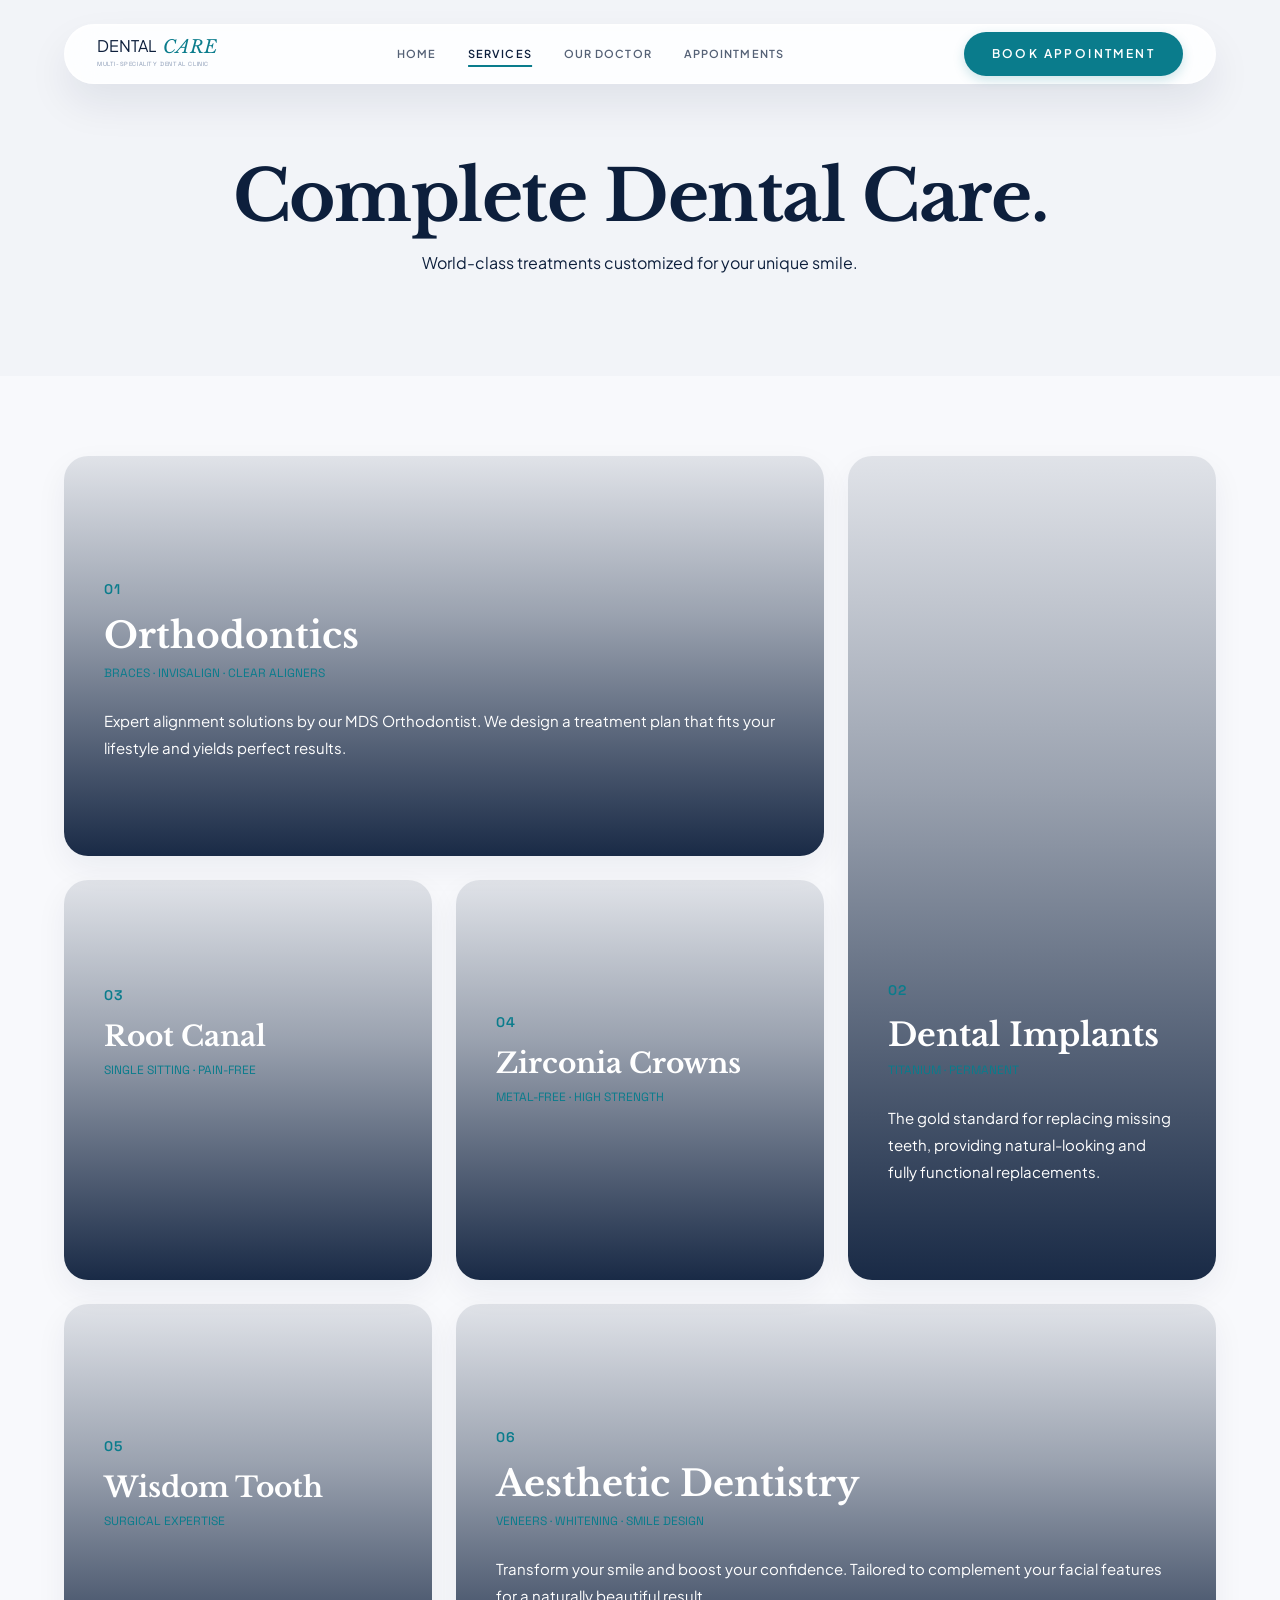
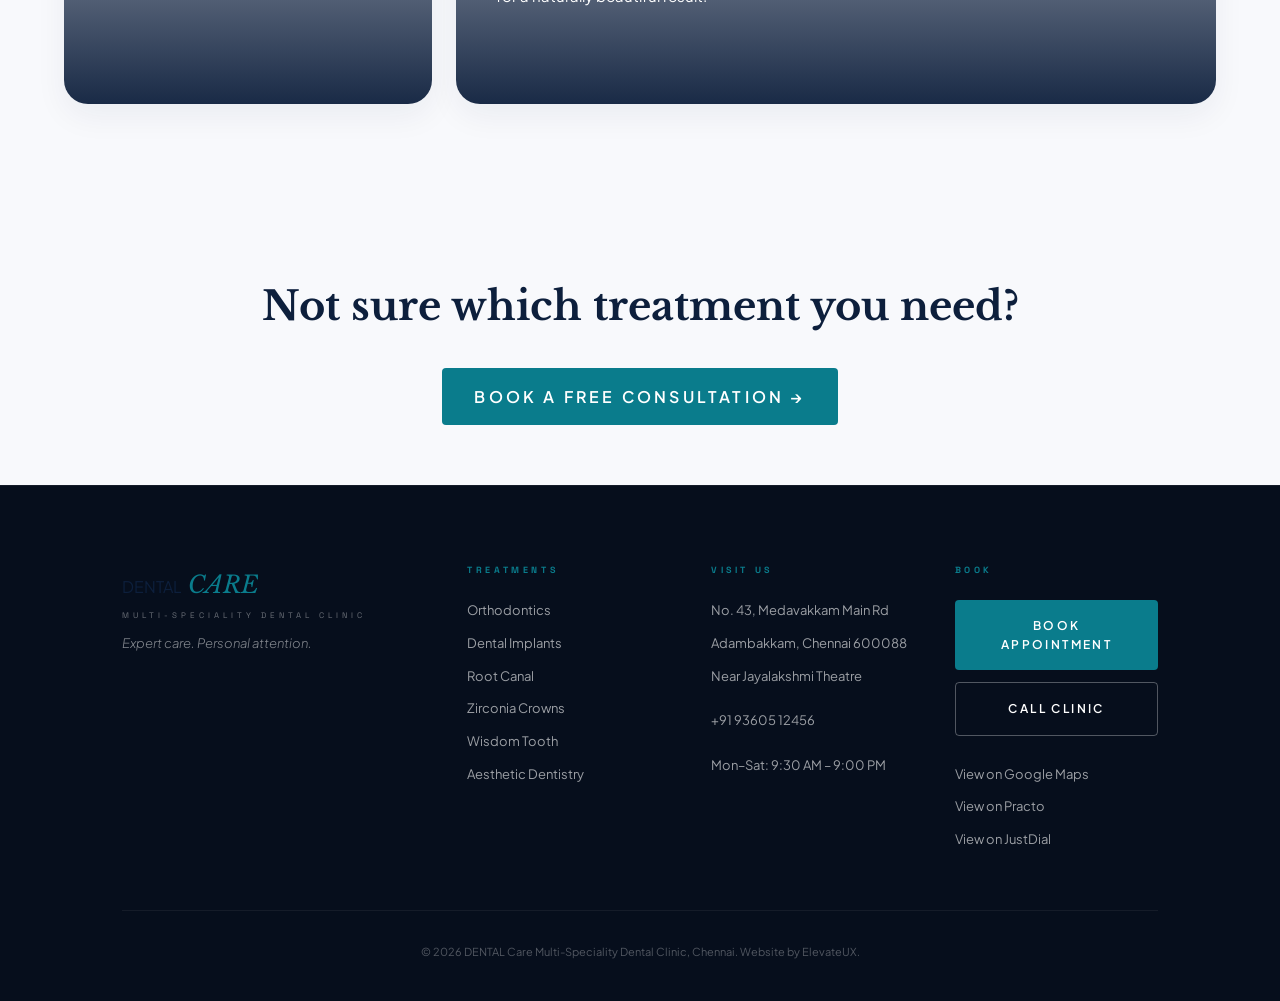
<file: services.html>
<!DOCTYPE html>
<html lang="en">
<head>
    <meta charset="UTF-8">
    <meta name="viewport" content="width=device-width, initial-scale=1.0">
    <title>Treatments | DENTAL Care Multi-Speciality Clinic</title>
    <meta name="description" content="Complete dental care under one roof. Orthodontics, implants, root canals, zirconia crowns, and aesthetic dentistry in Adambakkam.">
    <link rel="stylesheet" href="css/style.css?v=15">
</head>
<body>

    <!-- NAVIGATION -->
    <nav class="navbar">
        <a href="index.html" class="nav-brand">
            <div class="nav-brand-title">
                <span class="nav-brand-DENTAL">DENTAL</span>
                <span class="nav-brand-care">CARE</span>
            </div>
            <span class="nav-brand-sub">MULTI-SPECIALITY DENTAL CLINIC</span>
        </a>
        <div class="nav-links">
            <a href="index.html">Home</a>
            <a href="services.html" class="active">Services</a>
            <a href="doctor.html">Our Doctor</a>
            <a href="appointments.html">Appointments</a>
        </div>
        <div class="nav-right">

            <a href="appointments.html" class="btn btn-primary btn-sm">Book Appointment</a>
        </div>
        <div class="hamburger">
            <span></span><span></span><span></span>
        </div>
    </nav>

    <!-- MOBILE MENU -->
    <div class="mobile-menu-overlay">
        <a href="index.html">Home</a>
        <a href="services.html">Services</a>
        <a href="doctor.html">Our Doctor</a>
        <a href="appointments.html">Appointments</a>

    </div>

    <!-- SERVICES HERO -->
    <section class="service-hero">
        <div class="container">
            <h1 class="hero-title fade-in-up">Complete Dental Care.</h1>
            <p class="hero-subline fade-in-up delay-100" style="margin: 16px auto 0;">World-class treatments customized for your unique smile.</p>
        </div>
    </section>

    <!-- SERVICES BENTO GRID -->
    <section class="services-bento-section">
        <div class="container">
            <div class="bento-grid">
                
                <!-- CARD 1 (Large Horizontal) -->
                <div class="bento-card bento-large fade-in-up" style="background-image: url('https://images.unsplash.com/photo-1606811841689-23dfddce3e95?ixlib=rb-4.0.3&auto=format&fit=crop&w=1000&q=80');">
                    <div class="bento-overlay">
                        <div class="bento-content">
                            <div class="service-num">01</div>
                            <h2 class="font-display text-white" style="font-size: 36px; margin-bottom: 8px;">Orthodontics</h2>
                            <div class="service-tech" style="color: var(--teal);">BRACES · INVISALIGN · CLEAR ALIGNERS</div>
                            <p class="service-desc text-white" style="margin-bottom: 16px;">Expert alignment solutions by our MDS Orthodontist. We design a treatment plan that fits your lifestyle and yields perfect results.</p>
                            <div class="bento-hidden">
                                <div class="service-price" style="color: var(--white); font-family: var(--font-mono); margin-bottom: 16px;">From ₹25,000</div>
                                <a href="appointments.html" class="btn btn-primary btn-sm" style="background: var(--teal); border:none;">Book Consultation →</a>
                            </div>
                        </div>
                    </div>
                </div>

                <!-- CARD 2 (Vertical Tall) -->
                <div class="bento-card bento-tall fade-in-up delay-100" style="background-image: url('https://images.unsplash.com/photo-1598256989800-fea5ce5146f2?ixlib=rb-4.0.3&auto=format&fit=crop&w=800&q=80');">
                    <div class="bento-overlay">
                        <div class="bento-content">
                            <div class="service-num">02</div>
                            <h2 class="font-display text-white" style="font-size: 32px; margin-bottom: 8px;">Dental Implants</h2>
                            <div class="service-tech" style="color: var(--teal);">TITANIUM · PERMANENT</div>
                            <p class="service-desc text-white" style="margin-bottom: 16px;">The gold standard for replacing missing teeth, providing natural-looking and fully functional replacements.</p>
                            <div class="bento-hidden">
                                <div class="service-price" style="color: var(--white); font-family: var(--font-mono); margin-bottom: 16px;">From ₹20,000</div>
                                <a href="appointments.html" class="btn btn-primary btn-sm" style="background: var(--teal); border:none;">Book Consultation →</a>
                            </div>
                        </div>
                    </div>
                </div>

                <!-- CARD 3 (Standard Square) -->
                <div class="bento-card bento-square fade-in-up delay-200" style="background-image: url('https://images.unsplash.com/photo-1609840114035-3c981b782dfe?ixlib=rb-4.0.3&auto=format&fit=crop&w=800&q=80');">
                    <div class="bento-overlay">
                        <div class="bento-content">
                            <div class="service-num">03</div>
                            <h2 class="font-display text-white" style="font-size: 28px; margin-bottom: 8px;">Root Canal</h2>
                            <div class="service-tech" style="color: var(--teal);">SINGLE SITTING · PAIN-FREE</div>
                            <div class="bento-hidden">
                                <p class="service-desc text-white" style="margin-bottom: 16px; margin-top: 12px;">Save your natural tooth with our advanced endodontic treatment using rotary instruments.</p>
                                <div class="service-price" style="color: var(--white); font-family: var(--font-mono); margin-bottom: 16px;">From ₹3,500</div>
                                <a href="appointments.html" class="btn btn-primary btn-sm" style="background: var(--teal); border:none;">Book Consultation →</a>
                            </div>
                        </div>
                    </div>
                </div>

                <!-- CARD 4 (Standard Square) -->
                <div class="bento-card bento-square fade-in-up" style="background-image: url('https://images.unsplash.com/photo-1588776814546-1ffcf47267a5?ixlib=rb-4.0.3&auto=format&fit=crop&w=800&q=80');">
                    <div class="bento-overlay">
                        <div class="bento-content">
                            <div class="service-num">04</div>
                            <h2 class="font-display text-white" style="font-size: 28px; margin-bottom: 8px;">Zirconia Crowns</h2>
                            <div class="service-tech" style="color: var(--teal);">METAL-FREE · HIGH STRENGTH</div>
                            <div class="bento-hidden">
                                <p class="service-desc text-white" style="margin-bottom: 16px; margin-top: 12px;">Restore damaged teeth or bridge gaps with premium zirconia for a natural look.</p>
                                <div class="service-price" style="color: var(--white); font-family: var(--font-mono); margin-bottom: 16px;">From ₹6,500</div>
                                <a href="appointments.html" class="btn btn-primary btn-sm" style="background: var(--teal); border:none;">Book Consultation →</a>
                            </div>
                        </div>
                    </div>
                </div>

                <!-- CARD 5 (Standard Square) -->
                <div class="bento-card bento-square fade-in-up" style="background-image: url('https://images.unsplash.com/photo-1598256989800-fea5ce5146f2?ixlib=rb-4.0.3&auto=format&fit=crop&w=800&q=80');">
                    <div class="bento-overlay">
                        <div class="bento-content">
                            <div class="service-num">05</div>
                            <h2 class="font-display text-white" style="font-size: 28px; margin-bottom: 8px;">Wisdom Tooth</h2>
                            <div class="service-tech" style="color: var(--teal);">SURGICAL EXPERTISE</div>
                            <div class="bento-hidden">
                                <p class="service-desc text-white" style="margin-bottom: 16px; margin-top: 12px;">Safe and expert removal of impacted or problematic wisdom teeth.</p>
                                <div class="service-price" style="color: var(--white); font-family: var(--font-mono); margin-bottom: 16px;">From ₹2,500</div>
                                <a href="appointments.html" class="btn btn-primary btn-sm" style="background: var(--teal); border:none;">Book Consultation →</a>
                            </div>
                        </div>
                    </div>
                </div>

                <!-- CARD 6 (Large Horizontal) -->
                <div class="bento-card bento-large fade-in-up delay-100" style="background-image: url('https://images.unsplash.com/photo-1629909613654-28e377c37b09?ixlib=rb-4.0.3&auto=format&fit=crop&w=1000&q=80');">
                    <div class="bento-overlay">
                        <div class="bento-content">
                            <div class="service-num">06</div>
                            <h2 class="font-display text-white" style="font-size: 36px; margin-bottom: 8px;">Aesthetic Dentistry</h2>
                            <div class="service-tech" style="color: var(--teal);">VENEERS · WHITENING · SMILE DESIGN</div>
                            <p class="service-desc text-white" style="margin-bottom: 16px;">Transform your smile and boost your confidence. Tailored to complement your facial features for a naturally beautiful result.</p>
                            <div class="bento-hidden">
                                <div class="service-price" style="color: var(--white); font-family: var(--font-mono); margin-bottom: 16px;">Consultation</div>
                                <a href="appointments.html" class="btn btn-primary btn-sm" style="background: var(--teal); border:none;">Book Consultation →</a>
                            </div>
                        </div>
                    </div>
                </div>
                
            </div>
        </div>
    </section>

    <!-- BOTTOM CTA -->
    <section class="bottom-cta cta-transparent">
        <div class="container fade-in-up">
            <h3 class="font-display italic cta-large-text">Not sure which treatment you need?</h3>
            <a href="appointments.html" class="btn btn-primary cta-btn">Book a free consultation →</a>
        </div>
    </section>

    <!-- FOOTER -->
    <footer>
        <div class="container">
            <div class="footer-grid">
                <div class="footer-brand fade-in-up">
                    <div style="display: flex; gap: 6px; align-items: baseline;">
                        <span class="footer-DENTAL">DENTAL</span>
                        <span class="footer-care">CARE</span>
                    </div>
                    <span class="footer-sub">MULTI-SPECIALITY DENTAL CLINIC</span>
                    <div class="footer-tagline">Expert care. Personal attention.</div>
                </div>
                
                <div class="footer-col fade-in-up delay-100">
                    <h4>TREATMENTS</h4>
                    <div class="footer-links">
                        <a href="services.html">Orthodontics</a>
                        <a href="services.html">Dental Implants</a>
                        <a href="services.html">Root Canal</a>
                        <a href="services.html">Zirconia Crowns</a>
                        <a href="services.html">Wisdom Tooth</a>
                        <a href="services.html">Aesthetic Dentistry</a>
                    </div>
                </div>
                
                <div class="footer-col fade-in-up delay-200">
                    <h4>VISIT US</h4>
                    <div class="footer-links">
                        <p>No. 43, Medavakkam Main Rd</p>
                        <p>Adambakkam, Chennai 600088</p>
                        <p>Near Jayalakshmi Theatre</p>
                        <a href="tel:+919360512456" style="margin-top: 12px; display: block;">+91 93605 12456</a>
                        <p style="margin-top: 12px;">Mon–Sat: 9:30 AM – 9:00 PM</p>
                    </div>
                </div>
                
                <div class="footer-col fade-in-up delay-300">
                    <h4>BOOK</h4>
                    <a href="appointments.html" class="btn btn-primary">Book Appointment</a>
                    <a href="tel:+919360512456" class="btn btn-white-outline">Call Clinic</a>
                    <div class="footer-links" style="margin-top: 16px;">
                        <a href="#">View on Google Maps</a>
                        <a href="#">View on Practo</a>
                        <a href="#">View on JustDial</a>
                    </div>
                </div>
            </div>
            
            <div class="footer-bottom fade-in-up delay-400">
                <p>© 2026 DENTAL Care Multi-Speciality Dental Clinic, Chennai. Website by ElevateUX.</p>
            </div>
        </div>
    </footer>

    <script src="js/main.js"></script>
</body>
</html>
</file>
<file: css/style.css>
@import url('https://fonts.googleapis.com/css2?family=Libre+Baskerville:ital,wght@0,400;0,700;1,400&family=Plus+Jakarta+Sans:wght@300;400;500;600;700&family=Space+Grotesk:wght@300;400;500;600&display=swap');

:root {
  /* PRIMARY */
  --white: #ffffff;
  --off-white: #f8f9fc;
  --surface: #f2f4f8;
  --surface-warm: #f5f3f0;

  /* DEEP NAVY */
  --navy: #0d1f3c;
  --navy-mid: #1a3358;
  --navy-light: #2a4a7a;

  /* ACCENT */
  --teal: #0a7c8c;
  --teal-bright: #0d9aad;
  --teal-light: #e0f4f7;
  --teal-glow: rgba(10, 124, 140, 0.12);

  /* WARM ACCENTS */
  --gold: #b8943a;
  --gold-light: #f0e4c0;

  /* TEXT */
  --text-primary: #0d1f3c;
  --text-secondary: #4a5568;
  --text-muted: #8a9ab5;

  /* FUNCTIONAL */
  --border: rgba(13, 31, 60, 0.08);
  --border-teal: rgba(10, 124, 140, 0.2);
  --shadow: 0 4px 24px rgba(13, 31, 60, 0.08);

  /* TYPOGRAPHY */
  --font-display: 'Libre Baskerville', serif;
  --font-body: 'Plus Jakarta Sans', sans-serif;
  --font-mono: 'Space Grotesk', sans-serif;
}

/* 2. Reset + box-sizing */
*,
*::before,
*::after {
  box-sizing: border-box;
  margin: 0;
  padding: 0;
}

html {
  scroll-behavior: smooth;
}

/* 3. Base */
body {
  font-family: var(--font-body);
  color: var(--text-primary);
  background-color: var(--off-white);
  line-height: 1.6;
  -webkit-font-smoothing: antialiased;
  -moz-osx-font-smoothing: grayscale;
  overflow-x: hidden;
}

img {
  max-width: 100%;
  height: auto;
  border-radius: 0;
  display: block;
}

a {
  text-decoration: none;
  color: inherit;
}

ul {
  list-style: none;
}

::selection {
  background-color: var(--teal);
  color: var(--white);
}

/* Scrollbar */
::-webkit-scrollbar {
  width: 4px;
}

::-webkit-scrollbar-track {
  background: var(--surface);
}

::-webkit-scrollbar-thumb {
  background: var(--teal);
}

/* 4. Typography utilities */
h1,
h2,
h3,
h4,
h5,
h6 {
  font-family: var(--font-display);
  color: var(--navy);
  font-weight: 700;
  line-height: 1.1;
}

.text-muted {
  color: var(--text-muted);
}

.text-secondary {
  color: var(--text-secondary);
}

.text-teal {
  color: var(--teal);
}

.text-navy {
  color: var(--navy);
}

.text-white {
  color: var(--white);
}

.font-mono {
  font-family: var(--font-mono);
}

.font-display {
  font-family: var(--font-display);
}

.font-body {
  font-family: var(--font-body);
}

/* 5. Navigation */
.navbar {
  position: fixed;
  top: 0;
  left: 0;
  width: 100%;
  height: 72px;
  background: rgba(255, 255, 255, 0.92);
  backdrop-filter: blur(16px);
  -webkit-backdrop-filter: blur(16px);
  border-bottom: 1px solid var(--border);
  z-index: 1000;
  display: flex;
  align-items: center;
  justify-content: space-between;
  padding: 0 5%;
  transition: all 0.5s cubic-bezier(0.16, 1, 0.3, 1);
}

.navbar.scrolled {
  background: rgba(255, 255, 255, 0.98);
  box-shadow: 0 2px 20px rgba(13, 31, 60, 0.06);
}

.nav-brand {
  display: flex;
  flex-direction: column;
}

.nav-brand-title {
  display: flex;
  gap: 6px;
  line-height: 1;
}

.nav-brand-dental {
  font-family: var(--font-display);
  font-weight: 700;
  font-size: 22px;
  color: var(--navy);
  letter-spacing: 0.05em;
}

.nav-brand-care {
  font-family: var(--font-display);
  font-weight: 400;
  font-style: italic;
  font-size: 22px;
  color: var(--teal);
}

.nav-brand-sub {
  font-family: var(--font-mono);
  font-weight: 400;
  font-size: 8px;
  color: var(--text-muted);
  letter-spacing: 0.5em;
  margin-top: 4px;
}

.nav-links {
  display: flex;
  gap: 32px;
}

.nav-links a {
  font-family: var(--font-body);
  font-weight: 500;
  font-size: 12px;
  letter-spacing: 0.15em;
  text-transform: uppercase;
  color: var(--text-secondary);
  position: relative;
  transition: color 0.3s cubic-bezier(0.16, 1, 0.3, 1);
  padding: 8px 0;
}

.nav-links a::after {
  content: '';
  position: absolute;
  bottom: 4px;
  left: 50%;
  transform: translateX(-50%);
  width: 0;
  height: 2px;
  background-color: var(--teal);
  transition: width 0.3s cubic-bezier(0.16, 1, 0.3, 1);
}

.nav-links a:hover,
.nav-links a.active {
  color: var(--navy);
}

.nav-links a:hover::after,
.nav-links a.active::after {
  width: 100%;
}

.nav-right {
  display: flex;
  align-items: center;
  gap: 24px;
}

.nav-phone {
  display: flex;
  align-items: center;
  gap: 8px;
  font-family: var(--font-mono);
  font-weight: 500;
  font-size: 13px;
  color: var(--navy);
}

.nav-phone svg {
  width: 14px;
  height: 14px;
  fill: var(--navy);
}

.hamburger {
  display: none;
  cursor: pointer;
  width: 24px;
  height: 18px;
  flex-direction: column;
  justify-content: space-between;
}

.hamburger span {
  display: block;
  width: 100%;
  height: 2px;
  background-color: var(--navy);
  transition: all 0.3s ease;
}

/* Mobile Menu */
.mobile-menu-overlay {
  position: fixed;
  top: 0;
  left: 0;
  width: 100%;
  height: 100vh;
  background-color: var(--white);
  z-index: 999;
  display: flex;
  flex-direction: column;
  justify-content: center;
  align-items: center;
  transform: translateY(-100%);
  transition: transform 0.5s cubic-bezier(0.16, 1, 0.3, 1);
  gap: 32px;
}

.mobile-menu-overlay.active {
  transform: translateY(0);
}

.mobile-menu-overlay a {
  font-family: var(--font-display);
  font-size: 36px;
  color: var(--navy);
}

/* 6. Buttons */
.btn {
  display: inline-flex;
  align-items: center;
  justify-content: center;
  font-family: var(--font-body);
  font-weight: 600;
  font-size: 12px;
  text-transform: uppercase;
  letter-spacing: 0.2em;
  padding: 16px 36px;
  border-radius: 4px;
  cursor: pointer;
  transition: all 0.3s cubic-bezier(0.16, 1, 0.3, 1);
  border: none;
  text-align: center;
}

.btn-primary {
  background-color: var(--teal);
  color: var(--white);
}

.btn-primary:hover {
  background-color: var(--teal-bright);
  transform: translateY(-2px);
  box-shadow: 0 4px 12px var(--teal-glow);
}

.btn-outline {
  background-color: transparent;
  color: var(--teal);
  border: 1px solid var(--border-teal);
}

.btn-outline:hover {
  background-color: var(--teal-light);
  border-color: var(--teal);
}

.btn-sm {
  font-size: 11px;
  padding: 10px 24px;
}

.btn-white-outline {
  background-color: transparent;
  color: var(--white);
  border: 1px solid rgba(255, 255, 255, 0.3);
}

.btn-white-outline:hover {
  background-color: rgba(255, 255, 255, 0.1);
  border-color: var(--white);
}

/* 7. Section layouts */
section {
  position: relative;
}

.container {
  width: 100%;
  padding: 0 5%;
}

.grid-texture {
  background-image:
    linear-gradient(rgba(10, 124, 140, 0.04) 1px, transparent 1px),
    linear-gradient(90deg, rgba(10, 124, 140, 0.04) 1px, transparent 1px);
  background-size: 32px 32px;
}

/* Grid splits */
.split-layout {
  display: flex;
  flex-wrap: wrap;
}

.split-left {
  width: 58%;
}

.split-right {
  width: 42%;
}

/* Divider */
.teal-divider {
  width: 0;
  height: 2px;
  background-color: var(--teal);
  margin: 24px 0;
  transition: width 0.6s ease;
}

.teal-divider.draw {
  width: 80px;
}

/* 8. Animations */
.clip-up {
  overflow: hidden;
  display: inline-block;
  vertical-align: top;
}

.clip-up span {
  display: inline-block;
  transform: translateY(110%);
  transition: transform 0.75s cubic-bezier(0.16, 1, 0.3, 1);
}

.clip-up.revealed span {
  transform: translateY(0);
}

.fade-in-up {
  opacity: 0;
  transform: translateY(20px);
  transition: all 0.8s cubic-bezier(0.16, 1, 0.3, 1);
}

.fade-in-up.revealed {
  opacity: 1;
  transform: translateY(0);
}

.delay-100 {
  transition-delay: 0.1s;
}

.delay-200 {
  transition-delay: 0.2s;
}

.delay-300 {
  transition-delay: 0.3s;
}

.delay-400 {
  transition-delay: 0.4s;
}

.delay-500 {
  transition-delay: 0.5s;
}

/* 9. Marquee */
.marquee-wrapper {
  background: var(--navy);
  padding: 40px 5%;
  overflow: hidden;
  display: flex;
  flex-direction: column;
  gap: 16px;
}

.marquee-row {
  display: flex;
  white-space: nowrap;
}

.marquee-content {
  font-family: var(--font-mono);
  font-size: 10px;
  letter-spacing: 0.4em;
  color: var(--white);
  opacity: 0.6;
  text-transform: uppercase;
  flex-shrink: 0;
  display: flex;
  gap: 32px;
}

.marquee-row.right .marquee-content {
  animation: scroll-right 25s linear infinite;
}

.marquee-row.left .marquee-content {
  animation: scroll-left 20s linear infinite;
}

.marquee-wrapper:hover .marquee-content {
  animation-play-state: paused;
}

@keyframes scroll-right {
  from {
    transform: translateX(0);
  }

  to {
    transform: translateX(-50%);
  }
}

@keyframes scroll-left {
  from {
    transform: translateX(-50%);
  }

  to {
    transform: translateX(0);
  }
}

/* 10. Horizontal accordion */
.horizontal-accordion {
  display: flex;
  height: 420px;
  gap: 4px;
}

.accordion-panel {
  flex: 1;
  background-color: var(--navy);
  position: relative;
  overflow: hidden;
  transition: flex 0.7s cubic-bezier(0.16, 1, 0.3, 1);
  cursor: pointer;
  border-left: 0px solid var(--teal);
}

.accordion-panel.expanded {
  flex: 4.8;
  border-left: 3px solid var(--teal);
}

.accordion-panel:hover {
  flex: 4.8;
  border-left: 3px solid var(--teal);
}

.accordion-panel img {
  position: absolute;
  top: 0;
  left: 0;
  width: 100%;
  height: 100%;
  object-fit: cover;
  opacity: 0.4;
  transition: opacity 0.5s ease;
}

.accordion-panel.expanded img,
.accordion-panel:hover img {
  opacity: 0.3;
}

.panel-default {
  position: absolute;
  top: 50%;
  left: 50%;
  transform: translate(-50%, -50%);
  transition: opacity 0.3s ease;
}

.panel-default span {
  font-family: var(--font-mono);
  font-weight: 500;
  font-size: 14px;
  color: rgba(255, 255, 255, 0.6);
  writing-mode: vertical-rl;
  text-orientation: mixed;
  letter-spacing: 0.1em;
}

.accordion-panel.expanded .panel-default,
.accordion-panel:hover .panel-default {
  opacity: 0;
}

.panel-content {
  position: absolute;
  bottom: 0;
  left: 0;
  width: 100%;
  padding: 32px;
  transform: translateY(100%);
  transition: transform 0.5s cubic-bezier(0.16, 1, 0.3, 1);
  background: linear-gradient(to top, var(--navy) 0%, transparent 100%);
}

.accordion-panel.expanded .panel-content,
.accordion-panel:hover .panel-content {
  transform: translateY(0);
}

.panel-label {
  font-family: var(--font-mono);
  font-size: 10px;
  color: var(--teal);
  letter-spacing: 0.4em;
  text-transform: uppercase;
  margin-bottom: 8px;
  display: block;
}

.panel-title {
  font-family: var(--font-display);
  font-size: 28px;
  color: var(--white);
  margin-bottom: 12px;
}

.panel-desc {
  font-family: var(--font-body);
  font-weight: 300;
  font-size: 14px;
  color: rgba(255, 255, 255, 0.8);
  margin-bottom: 16px;
}

.panel-link {
  font-family: var(--font-mono);
  font-size: 11px;
  color: var(--teal);
}

/* 11. Floating badge components */
.floating-badge {
  position: absolute;
  background: var(--white);
  padding: 16px 20px;
  box-shadow: var(--shadow);
  z-index: 10;
  border-radius: 0;
}

/* 12. Testimonials */
.testimonial-card {
  background: var(--white);
  padding: 48px;
  border: 1px solid var(--border);
  border-top: 3px solid var(--teal);
  border-radius: 0;
}

.stars {
  color: var(--teal);
  margin-bottom: 16px;
  letter-spacing: 0.1em;
}

/* 13. Form styles */
.form-group {
  margin-bottom: 24px;
}

.form-control {
  width: 100%;
  background: var(--surface);
  border: 1px solid var(--border);
  border-radius: 4px;
  padding: 14px 16px;
  font-family: var(--font-body);
  font-size: 14px;
  color: var(--navy);
  transition: all 0.3s ease;
  outline: none;
}

.form-control:focus {
  border-color: var(--border);
  border-bottom: 2px solid var(--teal);
  padding-bottom: 13px;
  /* Compensate for border growth */
}

select.form-control {
  appearance: none;
  background-image: url("data:image/svg+xml,%3Csvg xmlns='http://www.w3.org/2000/svg' width='12' height='12' viewBox='0 0 24 24' fill='none' stroke='%230d1f3c' stroke-width='2' stroke-linecap='round' stroke-linejoin='round'%3E%3Cpolyline points='6 9 12 15 18 9'%3E%3C/polyline%3E%3C/svg%3E");
  background-repeat: no-repeat;
  background-position: right 16px center;
}

textarea.form-control {
  min-height: 120px;
  resize: vertical;
}

/* Specific Section Styles */

/* Hero */
.hero {
  height: 100vh;
  background: var(--white);
  display: flex;
  overflow: hidden;
  padding-top: 72px;
  /* Navbar height */
}

.hero-left {
  width: 58%;
  padding-left: 8%;
  display: flex;
  flex-direction: column;
  justify-content: center;
  position: relative;
  z-index: 2;
}

.hero-right {
  width: 42%;
  position: relative;
  border-left: 0;
}

.hero-image-wrapper {
  position: absolute;
  top: 40px;
  bottom: 40px;
  right: 40px;
  left: 0;
  border: 1px solid var(--navy);
  border-left: none;
  overflow: hidden;
}

.hero-image-wrapper img {
  width: 100%;
  height: 100%;
  object-fit: cover;
}

.hero-image-overlay {
  position: absolute;
  top: 0;
  left: 0;
  width: 100%;
  height: 100%;
  background: linear-gradient(to right, var(--white) 0%, transparent 15%);
  pointer-events: none;
}

.hero-stats-badge {
  bottom: 60px;
  left: -40px;
  background: var(--navy);
  color: var(--white);
  border: none;
}

.hero-exp-badge {
  top: -20px;
  right: 60px;
  border: 1px solid var(--border);
}

.hero-credential-bar {
  font-family: var(--font-mono);
  font-size: 11px;
  color: var(--text-muted);
  letter-spacing: 0.2em;
  margin-bottom: 24px;
}

.hero-credential-bar span {
  color: var(--teal);
  margin: 0 8px;
}

.hero-title {
  font-size: clamp(44px, 5.5vw, 80px);
  line-height: 1.05;
  letter-spacing: -0.02em;
}

.hero-title-italic {
  font-style: italic;
  color: var(--teal);
}

.hero-doctor-info {
  display: flex;
  align-items: center;
  gap: 16px;
  margin-top: 32px;
}

.doctor-avatar {
  width: 40px;
  height: 40px;
  border-radius: 50%;
  background-color: var(--surface);
  object-fit: cover;
}

.doctor-name {
  font-family: var(--font-body);
  font-weight: 600;
  font-size: 14px;
  color: var(--navy);
}

.doctor-spec {
  font-family: var(--font-mono);
  font-weight: 400;
  font-size: 11px;
  color: var(--text-muted);
}

.hero-subline {
  font-size: 16px;
  max-width: 440px;
  margin-top: 16px;
  margin-bottom: 32px;
}

.hero-ctas {
  display: flex;
  gap: 16px;
  margin-bottom: 16px;
}

.hero-hours {
  font-family: var(--font-mono);
  font-size: 11px;
  color: var(--text-muted);
  letter-spacing: 0.15em;
}

.scroll-indicator {
  position: absolute;
  bottom: 40px;
  left: 8%;
  display: flex;
  flex-direction: column;
  align-items: center;
  gap: 8px;
}

.scroll-line {
  width: 1px;
  height: 40px;
  background-color: var(--teal);
  animation: pulse-down 2s infinite cubic-bezier(0.16, 1, 0.3, 1);
  transform-origin: top;
}

.scroll-text {
  font-family: var(--font-mono);
  font-size: 9px;
  letter-spacing: 0.4em;
  color: var(--text-muted);
}

@keyframes pulse-down {
  0% {
    transform: scaleY(0);
    opacity: 0;
  }

  50% {
    transform: scaleY(1);
    opacity: 1;
  }

  100% {
    transform: scaleY(0);
    opacity: 0;
    transform-origin: bottom;
  }
}

/* Stats Section */
.stats-section {
  background: var(--off-white);
  padding: 80px 5%;
  border-top: 1px solid var(--border);
  border-bottom: 1px solid var(--border);
}

.stats-grid {
  display: grid;
  grid-template-columns: repeat(4, 1fr);
  gap: 32px;
}

.stat-item {
  position: relative;
}

.stat-item:not(:last-child)::after {
  content: '';
  position: absolute;
  right: -16px;
  top: 0;
  height: 100%;
  width: 1px;
  background-color: var(--border);
}

.stat-item:nth-child(1) {
  transform: translateY(0);
}

.stat-item:nth-child(2) {
  transform: translateY(-20px);
}

.stat-item:nth-child(3) {
  transform: translateY(20px);
}

.stat-item:nth-child(4) {
  transform: translateY(-10px);
}

.stat-number {
  font-family: var(--font-display);
  font-weight: 700;
  font-size: 64px;
  color: var(--navy);
  line-height: 1;
  margin-bottom: 8px;
}

.stat-star,
.stat-plus {
  color: var(--teal);
}

.stat-label {
  font-family: var(--font-mono);
  font-weight: 400;
  font-size: 11px;
  color: var(--text-muted);
  letter-spacing: 0.3em;
  text-transform: uppercase;
  margin-bottom: 4px;
}

.stat-sub {
  font-family: var(--font-mono);
  font-size: 10px;
  color: var(--text-muted);
}

/* Doctor Intro */
.doctor-intro {
  padding: 120px 5%;
  background: var(--white);
  display: flex;
}

.doctor-left {
  width: 40%;
  position: relative;
}

.doctor-image-wrapper {
  position: relative;
  z-index: 2;
  border-left: 3px solid var(--teal);
}

.doctor-image-wrapper img {
  width: 100%;
  height: auto;
}

.doctor-badge {
  position: absolute;
  top: -20px;
  right: -20px;
  background: var(--teal);
  padding: 16px;
  color: var(--white);
  box-shadow: var(--shadow);
}

.doctor-badge-title {
  font-family: var(--font-mono);
  font-weight: 700;
  font-size: 18px;
}

.doctor-badge-sub {
  font-family: var(--font-mono);
  font-size: 10px;
  color: rgba(255, 255, 255, 0.8);
}

.doctor-rotated-text {
  position: absolute;
  left: -80px;
  top: 50%;
  transform: translateY(-50%) rotate(-90deg);
  font-family: var(--font-display);
  font-weight: 700;
  font-size: 120px;
  color: var(--navy);
  opacity: 0.04;
  z-index: 1;
  pointer-events: none;
}

.doctor-right {
  width: 60%;
  padding-left: 8%;
  display: flex;
  flex-direction: column;
  justify-content: center;
}

.section-label {
  font-family: var(--font-mono);
  font-size: 11px;
  color: var(--teal);
  letter-spacing: 0.4em;
  text-transform: uppercase;
  margin-bottom: 16px;
  display: block;
}

.doctor-name-title {
  font-size: clamp(32px, 4vw, 52px);
  margin-bottom: 8px;
}

.doctor-subtitle {
  font-family: var(--font-mono);
  font-size: 14px;
  color: var(--text-muted);
  letter-spacing: 0.1em;
}

.doctor-quote {
  background: var(--teal-light);
  border-left: 3px solid var(--teal);
  padding: 20px 24px;
  margin-top: 32px;
  margin-bottom: 24px;
}

.doctor-quote p {
  font-family: var(--font-display);
  font-style: italic;
  font-size: 16px;
  color: var(--navy);
  line-height: 1.7;
  margin-bottom: 12px;
}

.doctor-quote span {
  font-family: var(--font-mono);
  font-weight: 500;
  font-size: 12px;
  color: var(--teal);
  letter-spacing: 0.1em;
}

.doctor-tags {
  display: flex;
  gap: 12px;
  margin-bottom: 32px;
}

.doctor-tag {
  border: 1px solid var(--border-teal);
  padding: 8px 16px;
  font-family: var(--font-mono);
  font-size: 11px;
  color: var(--teal);
}

.link-cta {
  font-family: var(--font-body);
  font-weight: 600;
  font-size: 12px;
  color: var(--teal);
  letter-spacing: 0.15em;
  text-transform: uppercase;
  position: relative;
  align-self: flex-start;
}

.link-cta::after {
  content: '';
  position: absolute;
  bottom: -4px;
  left: 0;
  width: 100%;
  height: 1px;
  background: var(--teal);
  transform: scaleX(0);
  transform-origin: left;
  transition: transform 0.3s ease;
}

.link-cta:hover::after {
  transform: scaleX(1);
}

/* Services Preview */
.services-preview {
  background: var(--surface);
  padding: 120px 5%;
}

.section-title {
  font-size: clamp(36px, 4vw, 56px);
  margin-bottom: 60px;
}

/* Patient Experience */
.patient-experience {
  background: var(--white);
  padding: 120px 5%;
  display: flex;
}

.experience-left {
  width: 45%;
  padding-right: 5%;
  display: flex;
  flex-direction: column;
  justify-content: center;
}

.experience-title {
  font-style: italic;
  font-size: clamp(32px, 4vw, 52px);
}

.experience-list {
  display: flex;
  flex-direction: column;
  gap: 20px;
  margin-bottom: 40px;
}

.experience-item {
  display: flex;
  align-items: flex-start;
  gap: 12px;
  border-left: 2px solid var(--teal-light);
  padding-left: 16px;
}

.experience-item svg {
  width: 16px;
  height: 16px;
  fill: var(--teal);
  flex-shrink: 0;
  margin-top: 4px;
}

.experience-item p {
  font-size: 15px;
  color: var(--text-secondary);
}

.experience-right {
  width: 55%;
  position: relative;
}

.experience-image {
  width: 100%;
  height: 600px;
  object-fit: cover;
}

.experience-review-card {
  position: absolute;
  bottom: 40px;
  left: -60px;
  background: var(--white);
  padding: 20px 24px;
  border-left: 3px solid var(--teal);
  box-shadow: var(--shadow);
  max-width: 340px;
}

.experience-review-text {
  font-family: var(--font-display);
  font-style: italic;
  font-size: 14px;
  color: var(--navy);
  margin-bottom: 12px;
}

.experience-review-author {
  font-family: var(--font-mono);
  font-size: 11px;
  color: var(--text-muted);
}

/* Testimonials */
.testimonials {
  background: var(--off-white);
  padding: 120px 5%;
}

.testimonials-grid {
  display: flex;
  gap: 32px;
}

.testi-featured {
  width: 55%;
  background: var(--white);
  border: 1px solid var(--border);
  border-top: 3px solid var(--teal);
  padding: 48px;
}

.testi-featured-quote {
  font-family: var(--font-display);
  font-style: italic;
  font-size: 18px;
  color: var(--navy);
  line-height: 1.7;
  margin-bottom: 24px;
}

.testi-featured-author {
  font-family: var(--font-body);
  font-weight: 600;
  font-size: 13px;
  color: var(--navy);
  margin-bottom: 4px;
}

.testi-featured-treatment {
  font-family: var(--font-mono);
  font-size: 10px;
  color: var(--text-muted);
  letter-spacing: 0.2em;
}

.testi-right {
  width: 45%;
  display: flex;
  flex-direction: column;
  gap: 16px;
}

.testi-small {
  background: var(--white);
  border: 1px solid var(--border);
  border-top: 2px solid var(--teal);
  padding: 28px;
}

.testi-small-quote {
  font-family: var(--font-body);
  font-size: 14px;
  color: var(--text-secondary);
  margin-bottom: 16px;
}

.testi-small-author {
  font-family: var(--font-mono);
  font-size: 11px;
  color: var(--text-muted);
}

.practo-badge {
  text-align: center;
  margin-top: 32px;
  font-family: var(--font-mono);
  font-size: 11px;
  color: var(--text-muted);
  letter-spacing: 0.2em;
}

/* CTA Section */
.cta-section {
  background: var(--navy);
  padding: 100px 5%;
  text-align: center;
  position: relative;
}

.cta-section .grid-texture {
  position: absolute;
  top: 0;
  left: 0;
  width: 100%;
  height: 100%;
  opacity: 0.04;
}

.cta-title {
  color: var(--white);
  font-style: italic;
  max-width: 700px;
  margin: 0 auto 16px;
  position: relative;
  z-index: 2;
}

.cta-subtitle {
  color: rgba(255, 255, 255, 0.7);
  font-size: 16px;
  font-weight: 300;
  margin-bottom: 48px;
  position: relative;
  z-index: 2;
}

.cta-actions {
  display: flex;
  flex-direction: column;
  align-items: center;
  position: relative;
  z-index: 2;
}

.cta-call {
  margin-top: 20px;
  font-size: 16px;
  color: rgba(255, 255, 255, 0.8);
  transition: color 0.3s ease;
}

.cta-call:hover {
  color: var(--white);
}

.cta-hours {
  font-family: var(--font-mono);
  font-size: 10px;
  color: rgba(255, 255, 255, 0.4);
  letter-spacing: 0.3em;
  margin-top: 32px;
  position: relative;
  z-index: 2;
}

/* Footer */
footer {
  background: #060e1c;
  border-top: 1px solid rgba(255, 255, 255, 0.06);
  padding: 80px 5% 40px;
}

.footer-grid {
  display: grid;
  grid-template-columns: 1.5fr 1fr 1fr 1fr;
  gap: 40px;
  margin-bottom: 60px;
}

.footer-brand {
  display: flex;
  flex-direction: column;
}

.footer-dental {
  font-family: var(--font-display);
  font-weight: 700;
  font-size: 24px;
  color: var(--white);
}

.footer-care {
  font-family: var(--font-display);
  font-weight: 400;
  font-style: italic;
  font-size: 24px;
  color: var(--teal);
}

.footer-sub {
  font-family: var(--font-mono);
  font-size: 8px;
  color: rgba(255, 255, 255, 0.4);
  letter-spacing: 0.5em;
  margin-top: 4px;
  display: block;
}

.footer-tagline {
  font-weight: 300;
  font-style: italic;
  font-size: 13px;
  color: rgba(255, 255, 255, 0.5);
  margin-top: 12px;
}

.footer-col h4 {
  font-family: var(--font-mono);
  font-size: 9px;
  color: var(--teal);
  letter-spacing: 0.4em;
  text-transform: uppercase;
  margin-bottom: 24px;
}

.footer-links {
  display: flex;
  flex-direction: column;
  gap: 12px;
}

.footer-links a,
.footer-links p {
  font-size: 13px;
  color: rgba(255, 255, 255, 0.6);
  transition: color 0.3s ease;
}

.footer-links a:hover {
  color: var(--white);
}

.footer-col .btn {
  width: 100%;
  margin-bottom: 12px;
}

.footer-bottom {
  border-top: 1px solid rgba(255, 255, 255, 0.06);
  padding-top: 32px;
  text-align: center;
}

.footer-bottom p {
  font-size: 11px;
  color: rgba(255, 255, 255, 0.3);
}

/* Services Page Specifics */
.service-hero {
  padding: 160px 5% 100px;
  background: var(--surface);
  text-align: center;
}

.service-row {
  display: flex;
  min-height: 70vh;
}

.service-row.reverse {
  flex-direction: row-reverse;
}

.service-text {
  width: 50%;
  padding: 8% 5%;
  display: flex;
  flex-direction: column;
  justify-content: center;
}

.service-image {
  width: 50%;
}

.service-image img {
  width: 100%;
  height: 100%;
  object-fit: cover;
}

.service-num {
  font-family: var(--font-mono);
  font-size: 11px;
  color: var(--teal);
  letter-spacing: 0.4em;
  margin-bottom: 16px;
}

.service-tech {
  font-family: var(--font-mono);
  font-size: 12px;
  color: var(--teal);
  margin-bottom: 24px;
}

.service-desc {
  font-size: 15px;
  line-height: 1.8;
  margin-bottom: 24px;
}

.service-includes {
  margin-bottom: 32px;
}

.service-includes li {
  font-family: var(--font-mono);
  font-size: 12px;
  color: var(--text-muted);
  margin-bottom: 8px;
  display: flex;
  align-items: center;
  gap: 8px;
}

.service-includes li::before {
  content: '·';
  color: var(--teal);
  font-size: 16px;
}

.service-price {
  font-family: var(--font-display);
  font-weight: 700;
  font-size: 28px;
  color: var(--teal);
  margin-bottom: 24px;
}

.bottom-cta {
  background: var(--navy);
  padding: 60px 5%;
  text-align: center;
}

.bottom-cta h3 {
  color: var(--white);
  font-size: 24px;
  margin-bottom: 16px;
}

/* Appointments Page Specifics */
.appointment-hero {
  padding: 160px 5% 80px;
  background: var(--off-white);
  text-align: center;
}

.appointment-content {
  display: flex;
  padding: 0 5% 120px;
  background: var(--off-white);
}

.appointment-left {
  width: 40%;
  padding-right: 8%;
}

.appointment-right {
  width: 60%;
}

.booking-form {
  background: var(--white);
  padding: 48px;
  box-shadow: var(--shadow);
  border-top: 3px solid var(--teal);
}

.form-grid {
  display: grid;
  grid-template-columns: 1fr 1fr;
  gap: 24px;
}

.form-group.full {
  grid-column: span 2;
}

.btn-submit {
  width: 100%;
  height: 52px;
}

.btn-submit:hover {
  letter-spacing: 0.35em;
}

.form-note {
  text-align: center;
  margin-top: 16px;
  font-family: var(--font-mono);
  font-size: 11px;
  color: var(--text-muted);
}

/* Mobile Responsive */
@media (max-width: 992px) {
  .hero {
    height: auto;
    padding-top: 120px;
    padding-bottom: 80px;
    flex-direction: column;
  }

  .hero-left {
    width: 100%;
    padding-left: 0;
    margin-bottom: 60px;
  }

  .hero-right {
    width: 100%;
  }

  .hero-image-wrapper {
    position: relative;
    top: 0;
    right: 0;
    height: 500px;
  }

  .stats-grid {
    grid-template-columns: 1fr 1fr;
  }

  .stat-item:not(:last-child)::after {
    display: none;
  }

  .stat-item {
    transform: none !important;
    margin-bottom: 24px;
  }

  .doctor-intro {
    flex-direction: column;
  }

  .doctor-left {
    width: 100%;
    margin-bottom: 60px;
  }

  .doctor-right {
    width: 100%;
    padding-left: 0;
  }

  .horizontal-accordion {
    flex-direction: column;
    height: auto;
  }

  .accordion-panel {
    height: 120px;
    flex: auto !important;
  }

  .accordion-panel.expanded {
    height: 300px;
  }

  .patient-experience {
    flex-direction: column;
  }

  .experience-left {
    width: 100%;
    padding-right: 0;
    margin-bottom: 60px;
  }

  .experience-right {
    width: 100%;
  }

  .experience-review-card {
    left: 20px;
    right: 20px;
    bottom: -40px;
    max-width: none;
  }

  .testimonials-grid {
    flex-direction: column;
  }

  .testi-featured,
  .testi-right {
    width: 100%;
  }

  .footer-grid {
    grid-template-columns: 1fr 1fr;
  }

  .service-row {
    flex-direction: column !important;
  }

  .service-text,
  .service-image {
    width: 100%;
  }

  .appointment-content {
    flex-direction: column;
  }

  .appointment-left {
    width: 100%;
    padding-right: 0;
    margin-bottom: 60px;
  }

  .appointment-right {
    width: 100%;
  }

  .form-grid {
    grid-template-columns: 1fr;
  }

  .form-group.full {
    grid-column: span 1;
  }
}

@media (max-width: 768px) {

  .nav-links,
  .nav-right {
    display: none;
  }

  .hamburger {
    display: flex;
  }

  .hero-title {
    font-size: 48px;
    line-height: 1.1;
  }

  .hero-subline {
    font-size: 13px;
    line-height: 1.6;
    padding: 0 16px;
  }

  .footer-grid {
    grid-template-columns: 1fr;
  }

  .hero-ctas {
    flex-direction: column;
    width: 100%;
    padding: 0 24px;
    box-sizing: border-box;
  }

  .hero-ctas .btn {
    width: 100%;
    margin-bottom: 8px;
  }
}

/* Redesign Additions */
.navbar {
  top: 20px !important;
  left: 50% !important;
  transform: translateX(-50%) !important;
  width: 90% !important;
  max-width: 1200px !important;
  border-radius: 50px !important;
  padding: 0 32px !important;
}

.hero-center {
  display: flex;
  flex-direction: column;
  align-items: center;
  text-align: center;
  z-index: 2;
  max-width: 800px;
  margin: 0 auto;
  width: 100%;
}

.center-divider {
  margin: 24px auto !important;
}

.center-indicator {
  position: relative !important;
  bottom: auto !important;
  left: auto !important;
  margin-top: 40px !important;
}

.floating-stats-container {
  position: absolute;
  right: 5%;
  top: 50%;
  transform: translateY(-50%);
  display: flex;
  flex-direction: column;
  gap: 24px;
  z-index: 10;
}

.hero-stat-fade {
  position: relative !important;
  background: rgba(255, 255, 255, 0.95) !important;
  backdrop-filter: blur(10px) !important;
  padding: 24px 32px !important;
  border-radius: 16px !important;
  box-shadow: 0 10px 40px rgba(13, 31, 60, 0.08) !important;
  border: 1px solid rgba(255, 255, 255, 0.8) !important;
  transition: all 0.5s ease !important;
  margin-top: 0 !important;
}

.hero-stat-fade:hover {
  transform: translateY(-5px) !important;
  box-shadow: 0 15px 50px rgba(13, 31, 60, 0.12) !important;
}

.blurry-text {
  font-family: var(--font-display) !important;
  font-weight: 700 !important;
  font-size: 54px !important;
  color: var(--teal) !important;
  opacity: 0.2 !important;
  filter: blur(2px) !important;
  writing-mode: vertical-rl !important;
  text-orientation: mixed !important;
  letter-spacing: 0.05em !important;
  white-space: nowrap !important;
}

.testimonials-modern-grid {
  display: grid;
  grid-template-columns: repeat(3, 1fr);
  gap: 24px;
  margin-top: 48px;
}

.testimonial-modern-card {
  background: var(--white);
  padding: 40px;
  border-radius: 12px;
  box-shadow: 0 4px 24px rgba(13, 31, 60, 0.04);
  border: 1px solid var(--border);
  display: flex;
  flex-direction: column;
  transition: transform 0.3s ease;
}

.testimonial-modern-card:hover {
  transform: translateY(-8px);
  box-shadow: 0 12px 32px rgba(13, 31, 60, 0.08);
}

.testi-quote {
  font-size: 16px;
  line-height: 1.6;
  color: var(--text-secondary);
  margin-bottom: 24px;
  flex-grow: 1;
}

.testi-author {
  font-family: var(--font-body);
  font-weight: 600;
  color: var(--navy);
  font-size: 14px;
}

.testi-treatment {
  font-family: var(--font-mono);
  font-size: 10px;
  color: var(--teal);
  letter-spacing: 0.1em;
  margin-top: 4px;
}

@media (max-width: 900px) {
  .testimonials-modern-grid {
    grid-template-columns: 1fr;
  }

  .floating-stats-container {
    display: none;
  }
}

/* Services Grid Redesign */
.services-modern-grid {
  display: grid;
  grid-template-columns: repeat(3, 1fr);
  gap: 24px;
  margin-top: 48px;
}

.service-card {
  background: var(--white) !important;
  padding: 40px 32px !important;
  border-radius: 12px !important;
  box-shadow: 0 4px 24px rgba(13, 31, 60, 0.04) !important;
  border: 1px solid var(--border) !important;
  display: flex !important;
  flex-direction: column !important;
  transition: transform 0.3s ease, box-shadow 0.3s ease !important;
  position: relative !important;
  overflow: hidden !important;
  text-decoration: none !important;
}

.service-card::before {
  content: '';
  position: absolute;
  top: 0;
  left: 0;
  width: 100%;
  height: 4px;
  background-color: var(--teal);
  transform: scaleX(0);
  transform-origin: left;
  transition: transform 0.4s ease;
}

.service-card:hover {
  transform: translateY(-8px) !important;
  box-shadow: 0 12px 32px rgba(13, 31, 60, 0.08) !important;
}

.service-card:hover::before {
  transform: scaleX(1);
}

.service-card-number {
  font-family: var(--font-mono) !important;
  font-size: 14px !important;
  color: var(--teal) !important;
  margin-bottom: 24px !important;
  font-weight: 600 !important;
  letter-spacing: 0.1em !important;
}

.service-card-title {
  font-family: var(--font-display) !important;
  font-size: 24px !important;
  color: var(--navy) !important;
  margin-bottom: 12px !important;
  font-weight: 700 !important;
}

.service-card-desc {
  font-size: 15px !important;
  color: var(--text-secondary) !important;
  line-height: 1.6 !important;
}

@media (max-width: 900px) {
  .services-modern-grid {
    grid-template-columns: 1fr;
  }
}

/* Scrolling Testimonials Addition */
.testimonials-modern-grid {
  display: none !important;
  /* Hide old grid if any remains */
}

.testimonials-scroller {
  overflow: hidden;
  width: 100vw;
  position: relative;
  left: 50%;
  right: 50%;
  margin-left: -50vw;
  margin-right: -50vw;
  padding: 40px 0;
}

.testimonials-track {
  display: flex;
  gap: 24px;
  width: max-content;
  animation: scroll-testimonials 35s linear infinite;
  padding: 20px 0;
}

.testimonials-scroller:hover .testimonials-track {
  animation-play-state: paused;
}

.testimonials-scroller .testimonial-modern-card {
  width: 380px;
  flex-shrink: 0;
  margin: 0;
  transition: transform 0.4s cubic-bezier(0.16, 1, 0.3, 1), opacity 0.4s ease, box-shadow 0.4s ease !important;
  opacity: 1;
}

.testimonials-scroller:hover .testimonial-modern-card {
  opacity: 0.4;
}

.testimonials-scroller .testimonial-modern-card:hover {
  transform: scale(1.08) translateY(-10px) !important;
  opacity: 1 !important;
  box-shadow: 0 24px 48px rgba(13, 31, 60, 0.15) !important;
  z-index: 10;
}

@keyframes scroll-testimonials {
  from {
    transform: translateX(0);
  }

  to {
    transform: translateX(calc(-50% - 12px));
  }
}

/* Advanced Navbar Redesign */
.navbar {
  top: 24px !important;
  left: 50% !important;
  transform: translateX(-50%) !important;
  width: 90% !important;
  max-width: 1200px !important;
  border-radius: 100px !important;
  padding: 0 40px !important;
  height: 80px !important;
  background: rgba(255, 255, 255, 0.85) !important;
  backdrop-filter: blur(24px) saturate(180%) !important;
  -webkit-backdrop-filter: blur(24px) saturate(180%) !important;
  border: 1px solid rgba(255, 255, 255, 0.7) !important;
  box-shadow: 0 20px 40px rgba(13, 31, 60, 0.08), 0 1px 3px rgba(255, 255, 255, 0.8) inset !important;
  transition: all 0.4s cubic-bezier(0.16, 1, 0.3, 1) !important;
}

.navbar.scrolled {
  top: 16px !important;
  background: rgba(255, 255, 255, 0.95) !important;
  box-shadow: 0 24px 48px rgba(13, 31, 60, 0.12), 0 1px 3px rgba(255, 255, 255, 0.9) inset !important;
}

.nav-links a {
  font-size: 13px !important;
  font-weight: 600 !important;
  letter-spacing: 0.1em !important;
  color: var(--navy) !important;
  opacity: 0.7;
  transition: opacity 0.3s ease, color 0.3s ease;
}

.nav-links a:hover,
.nav-links a.active {
  opacity: 1;
}

.nav-brand-dental {
  font-size: 24px !important;
}

.nav-brand-care {
  font-size: 24px !important;
}

.nav-right .btn {
  border-radius: 100px !important;
  /* Pill button inside pill navbar */
  padding: 12px 28px !important;
  font-size: 12px !important;
  box-shadow: 0 4px 12px rgba(10, 124, 140, 0.2) !important;
}

@media (max-width: 900px) {
  .navbar {
    top: 16px !important;
    width: calc(100% - 32px) !important;
    padding: 0 24px !important;
    height: 70px !important;
    border-radius: 50px !important;
  }

  .nav-brand-dental,
  .nav-brand-care {
    font-size: 20px !important;
  }

  .nav-brand-sub {
    font-size: 7px !important;
  }

  .nav-right {
    display: none !important;
  }

  .hamburger {
    display: flex !important;
    margin-left: auto;
  }
}

/* Mouse Follower Background Orb */
.mouse-follower {
  position: fixed;
  top: 0;
  left: 0;
  width: 600px;
  height: 600px;
  background: radial-gradient(circle, rgba(10, 124, 140, 0.08) 0%, rgba(10, 124, 140, 0) 60%);
  border-radius: 50%;
  pointer-events: none;
  transform: translate(-50%, -50%);
  z-index: -1;
  transition: opacity 0.5s ease;
  opacity: 0;
}

body:hover .mouse-follower {
  opacity: 1;
}

@media (max-width: 900px) {
  .mouse-follower {
    display: none !important;
  }
}

/* Interactive Background Element */
.mouse-follower {
  position: fixed;
  top: 0;
  left: 0;
  width: 800px;
  height: 800px;
  background: radial-gradient(circle, rgba(10, 124, 140, 0.06) 0%, rgba(13, 31, 60, 0.02) 40%, rgba(255, 255, 255, 0) 70%);
  border-radius: 50%;
  pointer-events: none;
  z-index: -1;
  filter: blur(60px);
  will-change: transform;
}

/* Final Layout Fixes */
.navbar {
  height: 60px !important;
  padding: 0 32px !important;
}

.nav-brand-dental,
.nav-brand-care {
  font-size: 18px !important;
}

.nav-brand-sub {
  font-size: 6px !important;
  letter-spacing: 0.1em !important;
}

.nav-links a {
  font-size: 11px !important;
}

.hero {
  padding-top: 220px !important;
  position: relative;
  overflow: hidden;
}

.hero-center {
  position: relative !important;
  z-index: 10 !important;
}

.mouse-follower {
  z-index: 1 !important;
  background: radial-gradient(circle, rgba(10, 124, 140, 0.2) 0%, rgba(13, 31, 60, 0.05) 50%, rgba(255, 255, 255, 0) 70%) !important;
  width: 500px !important;
  height: 500px !important;
  filter: blur(40px) !important;
}


/* Ambient Moving Background */
.ambient-background {
  position: absolute;
  top: 0;
  left: 0;
  width: 100%;
  height: 100%;
  overflow: hidden;
  z-index: 1;
  /* Above base background, below text */
  pointer-events: none;
}

.ambient-glow {
  position: absolute;
  border-radius: 50%;
  filter: blur(80px);
  opacity: 0.8;
  animation: float-glow 20s infinite ease-in-out alternate;
  will-change: transform;
}

.glow-1 {
  width: 50vw;
  height: 50vw;
  max-width: 600px;
  max-height: 600px;
  background: var(--teal);
  top: -100px;
  left: -100px;
  animation-delay: 0s;
}

.glow-2 {
  width: 40vw;
  height: 40vw;
  max-width: 500px;
  max-height: 500px;
  background: var(--navy);
  bottom: -100px;
  right: -50px;
  animation-delay: -5s;
  animation-duration: 25s;
}

@keyframes float-glow {
  0% {
    transform: translate(0, 0) scale(1);
  }

  33% {
    transform: translate(150px, 100px) scale(1.1);
  }

  66% {
    transform: translate(-50px, 150px) scale(0.9);
  }

  100% {
    transform: translate(100px, -50px) scale(1.2);
  }
}

/* Bento Grid Services Layout */
.services-bento-section {
  padding: 80px 0 120px;
  background-color: var(--bg-light);
}

.bento-grid {
  display: grid;
  grid-template-columns: repeat(12, 1fr);
  grid-auto-rows: 400px;
  gap: 24px;
}

.bento-card {
  position: relative;
  border-radius: 24px;
  overflow: hidden;
  background-size: cover;
  background-position: center;
  box-shadow: 0 12px 32px rgba(13, 31, 60, 0.06);
  transition: transform 0.5s cubic-bezier(0.16, 1, 0.3, 1), box-shadow 0.5s ease;
}

.bento-large {
  grid-column: span 8;
}

.bento-tall {
  grid-column: span 4;
  grid-row: span 2;
}

.bento-square {
  grid-column: span 4;
}

.bento-overlay {
  position: absolute;
  top: 0;
  left: 0;
  width: 100%;
  height: 100%;
  background: linear-gradient(to top, rgba(13, 31, 60, 0.95) 0%, rgba(13, 31, 60, 0.4) 60%, rgba(13, 31, 60, 0.1) 100%);
  display: flex;
  flex-direction: column;
  justify-content: flex-end;
  padding: 40px;
  transition: background 0.5s ease;
}

.bento-content {
  position: relative;
  z-index: 2;
  transform: translateY(60px);
  transition: transform 0.5s cubic-bezier(0.16, 1, 0.3, 1);
}

.bento-hidden {
  opacity: 0;
  transform: translateY(20px);
  transition: all 0.5s cubic-bezier(0.16, 1, 0.3, 1);
}

.bento-card:hover {
  transform: translateY(-8px);
  box-shadow: 0 24px 48px rgba(13, 31, 60, 0.15);
}

.bento-card:hover .bento-overlay {
  background: linear-gradient(to top, rgba(13, 31, 60, 0.98) 0%, rgba(13, 31, 60, 0.7) 60%, rgba(13, 31, 60, 0.3) 100%);
}

.bento-card:hover .bento-content {
  transform: translateY(0);
}

.bento-card:hover .bento-hidden {
  opacity: 1;
  transform: translateY(0);
}

.service-num {
  font-family: var(--font-mono);
  font-size: 14px;
  color: var(--teal);
  margin-bottom: 16px;
  font-weight: 600;
  letter-spacing: 0.1em;
}

@media (max-width: 900px) {
  .bento-grid {
    display: flex;
    flex-direction: column;
  }

  .bento-card {
    height: 400px;
  }
}

/* CTA Fixes */
.cta-transparent {
  background: transparent !important;
  border-top: 1px solid var(--border-color);
  /* Add a subtle separator if needed */
}

.cta-transparent h3 {
  color: var(--navy) !important;
}

.cta-large-text {
  font-size: 40px !important;
}

@media (max-width: 768px) {
  .cta-large-text {
    font-size: 32px !important;
  }
}

/* Philosophy Grid */
.philosophy-grid {
  display: grid;
  grid-template-columns: repeat(3, 1fr);
  gap: 32px;
}

@media (max-width: 900px) {
  .philosophy-grid {
    grid-template-columns: 1fr;
    gap: 24px;
  }
}
  .cta-btn {
    margin-top: 24px;
    padding: 16px 32px;
    font-size: 16px;
  }
  @media (max-width: 768px) {
    .cta-btn {
      padding: 12px 24px;
      font-size: 14px;
    }
  }
</file>
